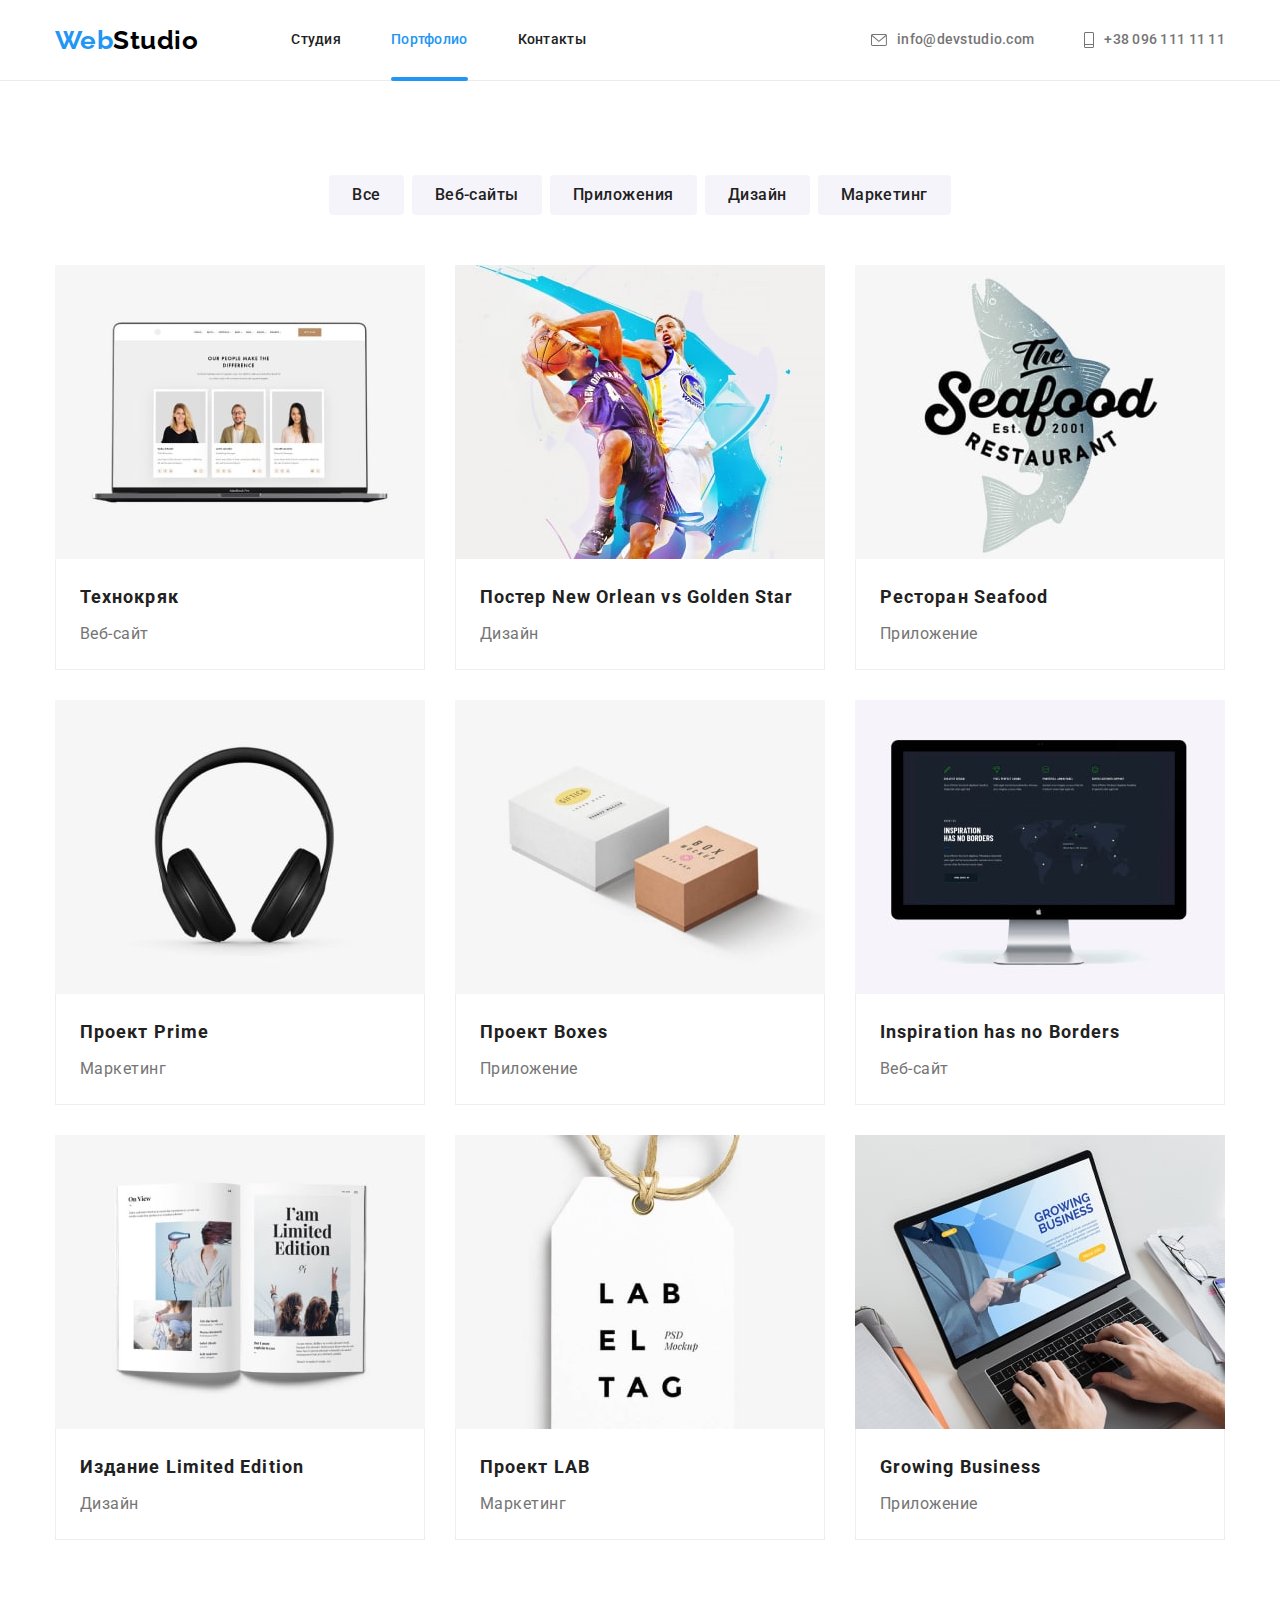
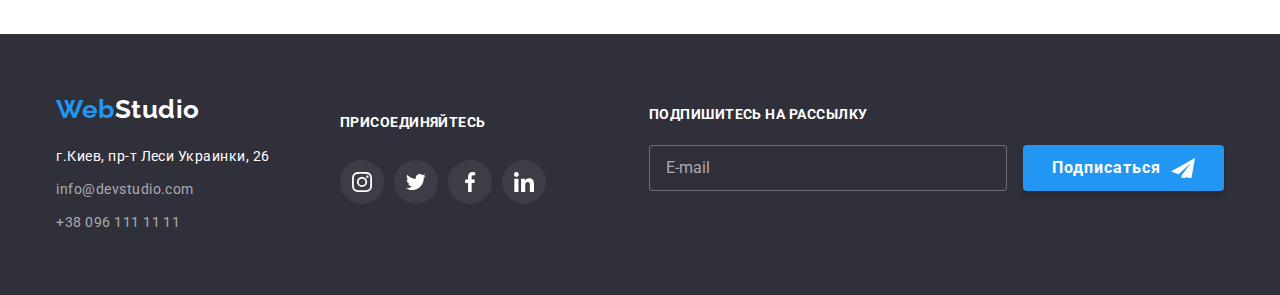
<file: portfolio.html>
<!DOCTYPE html>
<html lang="ru">

<head>
    <meta charset="UTF-8" />
    <meta http-equiv="X-UA-Compatible" content="IE=edge" />
    <meta name="viewport" content="width=device-width, initial-scale=1.0" />
    <title>Портфолио</title>
    <link rel="preconnect" href="https://fonts.googleapis.com" />
    <link rel="preconnect" href="https://fonts.gstatic.com" crossorigin />
    <link
        href="https://fonts.googleapis.com/css2?family=Raleway:wght@700&family=Roboto:wght@400;500;700;900&display=swap"
        rel="stylesheet" />
    <link rel="stylesheet"
        href="https://cdnjs.cloudflare.com/ajax/libs/modern-normalize/1.1.0/modern-normalize.min.css">
    <link rel="stylesheet" href="./css/main.min.css">
</head>

<body>
    <!-- Шапка -->
    <header class="header">
        <div class="container header__section">
            <nav class="header__nav">
                <a class="header__logo logo link" href="./index.html">Web<span
                        class="header__logo--black">Studio</span></a>
                <ul class="nav list">
                    <li class="nav__item">
                        <a class="nav__link link" href="./index.html">Студия</a>
                    </li>
                    <li class="nav__item">
                        <a class="nav__link link nav__link--current" href="./portfolio.html">Портфолио</a>
                    </li>
                    <li class="nav__item">
                        <a class="nav__link link" href="">Контакты</a>
                    </li>
                </ul>
            </nav>
            <ul class="header-contact header-contack__list list">
                <li class="header-contact__item">
                    <a class="header-contact__link link" href="mailto:info@devstudio.com"><svg
                            class="header-contact__icon" width="16" height="12">
                            <use href="./images/icons.svg#icon-envelope"></use>
                        </svg>
                        info@devstudio.com</a>
                </li>
                <li class="header-contact__item">
                    <a class="header-contact__link link" href="tel:+380961111111"><svg class="header-contact__icon"
                            width="10" height="16">
                            <use href="./images/icons.svg#icon-mobile"></use>
                        </svg>
                        +38 096 111 11 11</a>
                </li>
            </ul>
            <button class="menu-open" data-menu-open>
                <svg class="menu-burger" width="24" height="16">
                    <use href="./images/icons.svg#icon-burger"></use>
                </svg>
            </button>
        </div>
        <div class="mob-menu flex is-hidden" data-menu>
            <div>
                <button class="menu-close" data-menu-close>
                    <svg class="menu-close" width="40" height="40">
                        <use href="./images/icons.svg#icon-close"></use>
                    </svg>
                </button>
                <ul class="mob-menu-list list">
                    <li class="mob-menu-list__item">
                        <a class="mob-menu-list__link link " href="./index.html">Студия</a>
                    </li>
                    <li class="mob-menu-list__item">
                        <a class="mob-menu-list__link link mob-menu-list__link--current"
                            href="./portfolio.html">Портфолио</a>
                    </li>
                    <li class="mob-menu-list__item">
                        <a class="mob-menu-list__link link" href="">Контакты</a>
                    </li>
                </ul>
            </div>
            <div class="mob-menu-list__down">
                <a class="mob-menu-list__tell link" href="tel:+380961111111">
                    +38 096 111 11 11</a>
                <a class="mob-menu-list__mail link" href="mailto:info@devstudio.com">info@devstudio.com</a>
                <ul class="mob-menu-list__social list">
                    <li class="mob-menu-list__social-item">Instagram</li>
                    <li class="mob-menu-list__social-item">Twitter</li>
                    <li class="mob-menu-list__social-item">Facebook</li>
                    <li class="mob-menu-list__social-item">LinkedIn</li>
                </ul>
            </div>
        </div>
    </header>
    <!-- Основной контент -->
    <main>
        <section class="portfolio-section">
            <div class="container">
                <h1 hidden>Примеры работ</h1>
                <ul class="portfolio-btn-list list">
                    <li class="portfolio-btn-item">
                        <button class="portfolio-btn" type="button">Все</button>
                    </li>
                    <li class="portfolio-btn-item">
                        <button class="portfolio-btn" type="button">Веб-сайты</button>
                    </li>
                    <li class="portfolio-btn-item">
                        <button class="portfolio-btn" type="button">Приложения</button>
                    </li>
                    <li class="portfolio-btn-item">
                        <button class="portfolio-btn" type="button">Дизайн</button>
                    </li>
                    <li class="portfolio-btn-item">
                        <button class="portfolio-btn" type="button">Маркетинг</button>
                    </li>
                </ul>
            </div>
            <div class="container">
                <ul class="portfolio-list list">
                    <li class="portfolio-item">
                        <div class="portfolio-description">
                            <picture>
                                    <source srcset="
                                                        ./images/portfolio/mobile/macbook.jpg    1x,
                                                        ./images/portfolio/mobile/macbook@2x.jpg 2x
                                                      " media="(max-width: 767px)" />
                                
                                    <source srcset="
                                                        ./images/portfolio/tablet/macbook.jpg    1x,
                                                        ./images/portfolio/tablet/macbook@2x.jpg 2x
                                                      " media="(min-width: 768px) and (max-width: 1199px)" />
                                
                                    <source srcset="
                                                        ./images/portfolio/desktop/macbook.jpg    1x,
                                                        ./images/portfolio/desktop/macbook@2x.jpg 2x
                                                      " media="(min-width: 1200px)" />
                            <img src="./images/our-people.jpg" alt="фото сотрудников" width="450" />
                  
                </picture>




                            <div class="portfolio-overlay">
                                <p class="portfolio-description-text">Ресурс предлагает комплексные предложения с разным уровнем
                                функционала и сервисов. Все это позволит посетителю получить
                                исчерпывающие сведения о компании или частном лице.</p>
                            </div>
                        </div>
                        <div class="portfolio-border">
                            <h2 class="portfolio-list-title">Технокряк</h2>
                            <p class="portfolio-list-text">Веб-сайт</p>
                        </div>
                    </li>
                    <li class="portfolio-item">
                        <div class="portfolio-description">
                            <picture>
                                <source srcset="
                                                        ./images/portfolio/mobile/poster.jpg    1x,
                                                        ./images/portfolio/mobile/poster@2x.jpg 2x
                                                      " media="(max-width: 767px)" />
                                
                                <source srcset="
                                                        ./images/portfolio/tablet/poster.jpg    1x,
                                                        ./images/portfolio/tablet/poster@2x.jpg 2x
                                                      " media="(min-width: 768px) and (max-width: 1199px)" />
                                
                                <source srcset="
                                                        ./images/portfolio/desktop/poster.jpg    1x,
                                                        ./images/portfolio/desktop/poster@2x.jpg 2x
                                                      " media="(min-width: 1200px)" />

                            <img src="./images/ball.jpg" alt="парни играют в баскетбол" width="450" />
                </picture>
                            <div class="portfolio-overlay">
                                <p class="portfolio-description-text">Ресурс предлагает комплексные предложения с разным уровнем
                                функционала и сервисов. Все это позволит посетителю получить
                                исчерпывающие сведения о компании или частном лице.</p>
                            </div>
                        </div>
                        <div class="portfolio-border">
                            <h2 class="portfolio-list-title">
                                Постер <span lang="en">New Orlean vs Golden Star</span>
                            </h2>
                            <p class="portfolio-list-text">Дизайн</p>
                        </div>
                    </li>

                    <li class="portfolio-item">
                        <div class="portfolio-description">
                            <picture>
                                <source srcset="
                                                        ./images/portfolio/mobile/seafood.jpg    1x,
                                                        ./images/portfolio/mobile/seafood@2x.jpg 2x
                                                      " media="(max-width: 767px)" />
                                
                                <source srcset="
                                                        ./images/portfolio/tablet/seafood.jpg    1x,
                                                        ./images/portfolio/tablet/seafood@2x.jpg 2x
                                                      " media="(min-width: 768px) and (max-width: 1199px)" />
                                
                                <source srcset="
                                                        ./images/portfolio/desktop/seafood.jpg    1x,
                                                        ./images/portfolio/desktop/seafood@2x.jpg 2x
                                                      " media="(min-width: 1200px)" />
                                <img src="./images/seafood.jpg" alt="ресторан морепродуктов" width="450" />
                </picture>
                            <div class="portfolio-overlay">

                                <p class="portfolio-description-text">Ресурс предлагает комплексные предложения с разным уровнем
                                функционала и сервисов. Все это позволит посетителю получить
                                исчерпывающие сведения о компании или частном лице.</p>
                            </div>
                        </div>
                        <div class="portfolio-border">
                            <h2 class="portfolio-list-title">Ресторан <span lang="en">Seafood</span></h2>
                            <p class="portfolio-list-text">Приложение</p>
                        </div>
                    </li>

                    <li class="portfolio-item">
                        <div class="portfolio-description">
                            <picture>
                                <source srcset="
                                                        ./images/portfolio/mobile/headphones.jpg    1x,
                                                        ./images/portfolio/mobile/headphones@2x.jpg 2x
                                                      " media="(max-width: 767px)" />
                                
                                <source srcset="
                                                        ./images/portfolio/tablet/headphones.jpg    1x,
                                                        ./images/portfolio/tablet/headphones@2x.jpg 2x
                                                      " media="(min-width: 768px) and (max-width: 1199px)" />
                                
                                <source srcset="
                                                        ./images/portfolio/desktop/headphones.jpg    1x,
                                                        ./images/portfolio/desktop/headphones@2x.jpg 2x
                                                      " media="(min-width: 1200px)" />
                                <img src="./images/headphone.jpg" alt="наушники" width="450" />
                </picture>
                            <div class="portfolio-overlay">
                                <p class="portfolio-description-text">Ресурс предлагает комплексные предложения с разным уровнем
                                функционала и сервисов. Все это позволит посетителю получить
                                исчерпывающие сведения о компании или частном лице.</p>
                            </div>
                        </div>
                        <div class="portfolio-border">
                            <h2 class="portfolio-list-title">Проект <span lang="en">Prime</span></h2>
                            <p class="portfolio-list-text">Маркетинг</p>
                        </div>
                    </li>

                    <li class="portfolio-item">
                        <div class="portfolio-description">
                            <picture>
                                <source srcset="
                                                        ./images/portfolio/mobile/boxes.jpg    1x,
                                                        ./images/portfolio/mobile/boxes@2x.jpg 2x
                                                      " media="(max-width: 767px)" />
                                
                                <source srcset="
                                                        ./images/portfolio/tablet/boxes.jpg    1x,
                                                        ./images/portfolio/tablet/boxes@2x.jpg 2x
                                                      " media="(min-width: 768px) and (max-width: 1199px)" />
                                
                                <source srcset="
                                                        ./images/portfolio/desktop/boxes.jpg    1x,
                                                        ./images/portfolio/desktop/boxes@2x.jpg 2x
                                                      " media="(min-width: 1200px)" />
                                <img src="./images/2-box.jpg" alt="две коробки" width="450" />
                </picture>
                            <div class="portfolio-overlay">
                                <p class="portfolio-description-text">Ресурс предлагает комплексные предложения с разным уровнем
                                функционала и сервисов. Все это позволит посетителю получить
                                исчерпывающие сведения о компании или частном лице.</p>
                            </div>
                        </div>
                        <div class="portfolio-border">
                            <h2 class="portfolio-list-title">Проект <span lang="en">Boxes</span></h2>
                            <p class="portfolio-list-text">Приложение</p>
                        </div>
                    </li>

                    <li class="portfolio-item">
                        <div class="portfolio-description">
                            <picture>
                                <source srcset="
                                                        ./images/portfolio/mobile/mac.jpg    1x,
                                                        ./images/portfolio/mobile/mac@2x.jpg 2x
                                                      " media="(max-width: 767px)" />
                                
                                <source srcset="
                                                        ./images/portfolio/tablet/mac.jpg    1x,
                                                        ./images/portfolio/tablet/mac@2x.jpg 2x
                                                      " media="(min-width: 768px) and (max-width: 1199px)" />
                                
                                <source srcset="
                                                        ./images/portfolio/desktop/mac.jpg    1x,
                                                        ./images/portfolio/desktop/mac@2x.jpg 2x
                                                      " media="(min-width: 1200px)" />
                                <img src="./images/screen.jpg" alt="экран" width="450" />
                </picture>
                            <div class="portfolio-overlay">
                                <p class="portfolio-description-text">Ресурс предлагает комплексные предложения с разным уровнем
                                функционала и сервисов. Все это позволит посетителю получить
                                исчерпывающие сведения о компании или частном лице.</p>
                            </div>
                        </div>
                        <div class="portfolio-border">
                            <h2 class="portfolio-list-title"><span lang="en">Inspiration has no Borders</span></h2>
                                    <p class="portfolio-list-text">Веб-сайт</p>
                        </div>
                    </li>

                    <li class="portfolio-item">
                        <div class="portfolio-description">
                            <picture>
                                <source srcset="
                                                        ./images/portfolio/mobile/book.jpg    1x,
                                                        ./images/portfolio/mobile/book@2x.jpg 2x
                                                      " media="(max-width: 767px)" />
                                
                                <source srcset="
                                                        ./images/portfolio/tablet/book.jpg    1x,
                                                        ./images/portfolio/tablet/book@2x.jpg 2x
                                                      " media="(min-width: 768px) and (max-width: 1199px)" />
                                
                                <source srcset="
                                                        ./images/portfolio/desktop/book.jpg    1x,
                                                        ./images/portfolio/desktop/book@2x.jpg 2x
                                                      " media="(min-width: 1200px)" />
                                <img src="./images/book.jpg" alt="книга" width="450" />
                </picture>
                            <div class="portfolio-overlay">
                                <p class="portfolio-description-text">Ресурс предлагает комплексные предложения с разным уровнем
                                функционала и сервисов. Все это позволит посетителю получить
                                исчерпывающие сведения о компании или частном лице.</p>
                            </div>
                        </div>
                        <div class="portfolio-border">
                            <h2 class="portfolio-list-title">Издание <span lang="en">Limited Edition</span></h2>
                            <p class="portfolio-list-text">Дизайн</p>
                        </div>
                    </li>

                    <li class="portfolio-item">
                        <div class="portfolio-description">
                            <picture>
                                <source srcset="
                                                        ./images/portfolio/mobile/label.jpg    1x,
                                                        ./images/portfolio/mobile/label@2x.jpg 2x
                                                      " media="(max-width: 767px)" />
                                
                                <source srcset="
                                                        ./images/portfolio/tablet/label.jpg    1x,
                                                        ./images/portfolio/tablet/label@2x.jpg 2x
                                                      " media="(min-width: 768px) and (max-width: 1199px)" />
                                
                                <source srcset="
                                                        ./images/portfolio/desktop/label.jpg    1x,
                                                        ./images/portfolio/desktop/label@2x.jpg 2x
                                                      " media="(min-width: 1200px)" />

                                <img src="./images/label.jpg" alt="бирка для чемодана" width="450" />
                </picture>
                            <div class="portfolio-overlay">
                                <p class="portfolio-description-text">Ресурс предлагает комплексные предложения с разным уровнем
                                функционала и сервисов. Все это позволит посетителю получить
                                исчерпывающие сведения о компании или частном лице.</p>
                            </div>
                        </div>
                        <div class="portfolio-border">
                            <h2 class="portfolio-list-title">Проект <span lang="en">LAB</span></h2>
                            <p class="portfolio-list-text">Маркетинг</p>
                        </div>
                    </li>

                    <li class="portfolio-item border">
                        <div class="portfolio-description">
                            <picture>
                                <source srcset="
                                                        ./images/portfolio/mobile/notebook.jpg    1x,
                                                        ./images/portfolio/mobile/notebook@2x.jpg 2x
                                                      " media="(max-width: 767px)" />
                                
                                <source srcset="
                                                        ./images/portfolio/tablet/notebook.jpg    1x,
                                                        ./images/portfolio/tablet/notebook@2x.jpg 2x
                                                      " media="(min-width: 768px) and (max-width: 1199px)" />
                                
                                <source srcset="
                                                        ./images/portfolio/desktop/notebook.jpg    1x,
                                                        ./images/portfolio/desktop/notebook@2x.jpg 2x
                                                      " media="(min-width: 1200px)" />

                                <img src="./images/leptop.jpg" alt="ноутбук" width="450" />
                            </picture>
                            <div class="portfolio-overlay">
                                <p class="portfolio-description-text">Ресурс предлагает комплексные предложения с разным уровнем
                                функционала и сервисов. Все это позволит посетителю получить
                                исчерпывающие сведения о компании или частном лице.</p>
                            </div>
                        </div>
                        <div class="portfolio-border">
                            <h2 class="portfolio-list-title"><span lang="en">Growing Business</span></h2>
                            <p class="portfolio-list-text">Приложение</p>
                        </div>
                    </li>
                </ul>
            </div>
        </section>
    </main>

    <footer class="footer">
        <div class="container">
            <div class="footer__flex">
                <div class="footer__contacts-flex">
                    <a class="footer__logo logo link" href="./index.html">Web<span
                            class="footer__logo--white">Studio</span>
                    </a>

                    <address class="footer-contact">
                        <ul class="footer-contact__list list">
                            <li class="footer-contact__item">
                                <a class="footer-contact__link footer-contact__address link"
                                    href="https://goo.gl/maps/CdvJLRiEL6Q8Smko8" target="_blank"
                                    rel="noreferrer noopener">г.Киев, пр-т Леси Украинки, 26</a>
                            </li>
                            <li class="footer-contact__item">
                                <a class="footer-contact__link link"
                                    href="mailto:info@devstudio.com">info@devstudio.com</a>
                            </li>
                            <li class="footer-contact__item">
                                <a class="footer-contact__link link" href="tel:+380961111111">+38 096 111 11 11</a>
                            </li>
                        </ul>
                    </address>
                </div>
                <div class="social-section">
                    <p class="social-section__text">Присоединяйтесь</p>
                    <ul class="footer-list list">
                        <li class="footer-list__item">
                            <a class="footer-list__link" href="">
                                <svg class="footer-list__icon" width="20" height="20">
                                    <use href="./images/icons.svg#icon-instagram"></use>
                                </svg>
                            </a>
                        </li>

                        <li class="footer-list__item">
                            <a class="footer-list__link" href="">
                                <svg class="footer-list__icon" width="20" height="20">
                                    <use href="./images/icons.svg#icon-twitter"></use>
                                </svg>
                            </a>
                        </li>

                        <li class="footer-list__item">
                            <a class="footer-list__link" href="">
                                <svg class="footer-list__icon" width="20" height="20">
                                    <use href="./images/icons.svg#icon-facebook"></use>
                                </svg>
                            </a>
                        </li>

                        <li class="footer-list__item">
                            <a class="footer-list__link" href="">
                                <svg class="footer-list__icon" width="20" height="20">
                                    <use href="./images/icons.svg#icon-linkedin"></use>
                                </svg>
                            </a>
                        </li>
                    </ul>
                </div>
                <div class="footer-submit">
                    <p class="footer-submit__text">Подпишитесь на рассылку</p>
                    <div class="footer-submit__form">
                        <label class="footer-submit__label" for="submit-mail"></label>
                        <input class="footer-submit__input" type="email" name="submit-mail" id="submit-mail"
                            placeholder="E-mail">
                        <button class="footer-submit__btn" type="submit">Подписаться</button>
                    </div>
                </div>
            </div>
        </div>
    </footer>
    <script src="./js/menu.js"></script>
</body>

</html>
</file>
<file: css/main.min.css>
:root{--primary-text-color: #212121;--secondary-text-color: #757575;--white-text-color: #ffffff;--accent-color: #2196f3;--black-logo-color: #000000;--footer-text-color: rgba(255, 255, 255, 0.6);--white-background-color: #ffffff;--hero-background-color: #2f303a;--team-background-color: #f5f4fa}body{font-family:"Roboto";letter-spacing:.03em;background-color:var(--white-background-color);color:var(--primary-text-color)}.list{list-style:none}.link{text-decoration:none}h1,h2,h3,h4,h5,h6,p,ul{margin:0;padding:0}img{display:block;width:100%;height:auto}.container{width:100%;margin-left:auto;margin-right:auto;padding-left:15px;padding-right:15px}@media screen and (min-width: 480px){.container{padding-left:15px;padding-right:15px;width:480px}}@media screen and (min-width: 768px){.container{width:768px}}@media screen and (min-width: 1200px){.container{width:1200px}}.section-title{font-weight:700;font-size:36px;line-height:1.17;text-align:center;color:var(--primary-text-color)}.logo{font-family:"Raleway";font-weight:700;font-size:26px;line-height:1.19;align-items:center;text-align:center;color:var(--accent-color)}.visually-hidden{position:absolute;width:1px;height:1px;margin:-1px;padding:0;overflow:hidden;border:0;clip:rect(0 0 0 0)}.header{border-bottom:1px solid #ececec}@media screen and (max-width: 767px){.header{padding-top:16px;padding-bottom:16px}}.header__section{display:flex;align-items:center;justify-content:space-between;padding-left:15px;padding-right:15px}@media screen and (max-width: 767px){.header__section{max-width:767px}}.header__nav{display:flex;align-items:center}.header__logo{margin-right:93px}.header__logo--black{color:var(--black-logo-color)}.nav{display:flex}@media screen and (max-width: 767px){.nav{display:none}}.nav__item:not(:last-child){margin-right:50px}.nav__link{display:block;padding-top:32px;padding-bottom:32px;font-weight:500;font-size:14px;line-height:1.14;letter-spacing:.02em;color:var(--primary-text-color);position:relative;transition:color 250ms cubic-bezier(0.4, 0, 0.2, 1)}.nav__link:focus,.nav__link:hover{color:var(--accent-color)}.nav__link--current{color:var(--accent-color)}.nav__link--current::after{position:absolute;display:block;content:"";width:100%;height:4px;border-radius:2px;bottom:-1px;background-color:var(--accent-color)}.header-contact{display:flex}@media screen and (max-width: 767px){.header-contact{display:none}}@media screen and (min-width: 768px)and (max-width: 1199px){.header-contact{flex-direction:column;align-content:center}}.header-contack__list{margin-left:auto}.header-contact__item+.header-contact__item{margin-left:50px}@media screen and (min-width: 768px)and (max-width: 1199px){.header-contact__item+.header-contact__item{margin-left:0px}}@media screen and (min-width: 768px)and (max-width: 1199px){.header-contact__item{margin-left:0px}}.header-contact__link{display:inline-flex;padding:32px 0px 32px;align-items:center;font-weight:500;font-size:14px;line-height:1.14;letter-spacing:.02em;color:var(--secondary-text-color);transition:color 250ms cubic-bezier(0.4, 0, 0.2, 1)}.header-contact__link:hover,.header-contact__link:focus{color:var(--accent-color)}@media screen and (min-width: 768px)and (max-width: 1199px){.header-contact__link{padding:0}}@media screen and (min-width: 768px)and (max-width: 1199px){.header-contact__item:not(:last-child){margin-bottom:10px}}.header-contact__icon{margin-right:10px;fill:currentColor}.mob-menu{width:100vw;height:100vh;position:fixed;background-color:#fff;top:0;right:0;padding:15px 10px 48px 40px;z-index:999}.flex{display:flex;flex-direction:column;justify-content:space-between}.menu-open{display:flex;align-items:center;justify-content:center;width:40px;height:40px;background-color:rgba(0,0,0,0);color:#212121;border:none;margin-left:auto;cursor:pointer}.menu-open:hover,.menu-open:focus{fill:var(--accent-color)}@media screen and (min-width: 768px){.menu-open{display:none}}.menu-close{display:flex;align-items:center;justify-content:center;background-color:rgba(0,0,0,0);color:#212121;border:none;margin-left:auto;cursor:pointer}.menu-close:hover,.menu-close:focus{fill:var(--accent-color)}.mob-menu-list__item:not(:last-child){margin-bottom:32px}.mob-menu-list__link{font-family:Roboto;font-weight:500;font-size:40px;line-height:1.18;letter-spacing:.02em;color:#212121}.mob-menu-list__link:focus,.mob-menu-list__link:hover{color:var(--accent-color)}.mob-menu-list__link--current{color:var(--accent-color)}.mob-menu-list__tell{display:block;margin-bottom:32px;font-family:Roboto;font-style:normal;font-weight:500;font-size:34px;line-height:1.18;letter-spacing:.02em;color:#2196f3}.mob-menu-list__mail{display:block;font-family:Roboto;font-style:normal;font-weight:500;font-size:24px;line-height:1.17;letter-spacing:.02em;color:#757575;margin-bottom:64px}.mob-menu-list__social{display:flex;flex-direction:row;column-gap:20px}.mob-menu-list__social-item{position:relative;font-weight:500;font-size:18px;line-height:1.22;letter-spacing:.02em;color:#2196f3}.mob-menu-list__social-item:not(:first-child)::before{content:"";display:block;position:absolute;top:0;left:-10px;width:1px;height:22px;background-color:rgba(33,33,33,.2)}.mob-menu.is-hidden{opacity:0;visibility:hidden;pointer-events:none}.hero{text-align:center;margin-left:auto;margin-right:auto;background-color:var(--hero-background-color);background-image:linear-gradient(to right, rgba(47, 48, 58, 0.4), rgba(47, 48, 58, 0.4)),url("../img/hero-mobile.jpg");background-repeat:no-repeat;background-size:cover;background-position:center;height:400px;padding-top:118px;padding-bottom:0px}@media screen and (min-device-pixel-ratio: 2),screen and (min-resolution: 192dpi),screen and (min-resolution: 2dppx){.hero{background-image:linear-gradient(to right, rgba(47, 48, 58, 0.4), rgba(47, 48, 58, 0.4)),url(../images/hero-mobile2x.jpg)}}@media screen and (min-width: 768px){.hero{background-image:linear-gradient(to right, rgba(47, 48, 58, 0.4), rgba(47, 48, 58, 0.4)),url("../images/hero-tablet.jpg")}}@media screen and (min-width: 768px)and (min-device-pixel-ratio: 2),screen and (min-width: 768px)and (min-resolution: 192dpi),screen and (min-width: 768px)and (min-resolution: 2dppx){.hero{background-image:linear-gradient(to right, rgba(47, 48, 58, 0.4), rgba(47, 48, 58, 0.4)),url("../images/hero-tablet2x.jpg")}}@media screen and (min-width: 1200px){.hero{background-image:linear-gradient(to right, rgba(47, 48, 58, 0.4), rgba(47, 48, 58, 0.4)),url("../images/hero-desctop.jpg")}}@media screen and (min-width: 1200px)and (min-device-pixel-ratio: 2),screen and (min-width: 1200px)and (min-resolution: 192dpi),screen and (min-width: 1200px)and (min-resolution: 2dppx){.hero{background-image:linear-gradient(to right, rgba(47, 48, 58, 0.4), rgba(47, 48, 58, 0.4)),url("../images/hero-desctop2x.jpg")}}@media screen and (min-width: 1200px){.hero{max-width:1600px;height:600px;padding-top:200px}}.hero__title{padding:0;margin-bottom:30px;margin-left:auto;margin-right:auto;max-width:250px;font-weight:900;font-size:18px;line-height:1.62;letter-spacing:.06em;text-transform:uppercase;color:var(--white-text-color)}@media screen and (min-width: 480px){.hero__title{font-size:26px;max-width:360px}}@media screen and (min-width: 1200px){.hero__title{font-size:44px;max-width:360px;line-height:1.36;max-width:696px;margin-left:auto;margin-right:auto}}.hero__btn{display:inline-block;min-width:140px;border-radius:4px;border:1px solid rgba(0,0,0,0);padding:7px;background-color:var(--accent-color);color:var(--white-text-color);font-family:"Roboto";font-weight:700;font-size:12px;line-height:1.87;align-items:center;text-align:center;letter-spacing:.06em;cursor:pointer;transition:background-color 250ms cubic-bezier(0.4, 0, 0.2, 1),color 250ms cubic-bezier(0.4, 0, 0.2, 1)}.hero__btn:hover,.hero__btn:focus{background-color:#188ce8;color:var(--white-text-color)}@media screen and (min-width: 480px){.hero__btn{padding:10px 32px;font-size:16px;min-width:200px}}.features{padding-top:60px;padding-bottom:60px}@media screen and (min-width: 1200px){.features{padding-top:94px;padding-bottom:94px}}@media screen and (max-width: 479px){.features{padding-left:15px;padding-right:15px}}.features-flex{display:flex;flex-wrap:wrap}.features-list{justify-content:center;grid-gap:30px}@media screen and (min-width: 480px){.features-list__item{width:450px}}@media screen and (min-width: 768px){.features-list__item{width:354px}}@media screen and (min-width: 1200px){.features-list__item{width:270px}}.features-list__icon-fon{display:flex;height:120px;align-items:center;justify-content:center;flex-direction:column;margin-bottom:30px;background-color:var(--team-background-color)}@media screen and (min-width: 480px){.features-list__icon-fon{width:450px}}@media screen and (min-width: 768px){.features-list__icon-fon{width:354px}}@media screen and (min-width: 1200px){.features-list__icon-fon{width:270px}}.features-list__icon{align-items:center}.features-list__title{margin-bottom:10px;font-weight:700;font-size:14px;line-height:1.14;text-transform:uppercase;text-align:center}@media screen and (min-width: 768px){.features-list__title{text-align:left}}.features-list__text{font-size:14px;line-height:1.71;color:var(--secondary-text-color)}.work{padding-bottom:94px;display:none}@media screen and (min-width: 1200px){.work{display:block}}.work__title{margin-bottom:50px}.work-list{display:flex;justify-content:center;align-items:center;grid-gap:30px}.work-list__item{position:relative}.work-list__text{width:100%;position:absolute;bottom:0;left:0;padding:27px 0px;font-weight:bold;font-size:14px;line-height:1.14;text-align:center;text-transform:uppercase;color:var(--white-text-color);background-color:rgba(47,48,58,.8)}.team{padding-top:60px;padding-bottom:60px;background-color:var(--team-background-color)}@media screen and (min-width: 1200px){.team{padding-top:94px;padding-bottom:94px}}.team__title{margin-bottom:30px;font-weight:700;font-size:28px;line-height:1.17;text-align:center}@media screen and (min-width: 1200px){.team__title{margin-bottom:50px;font-size:36px}}.team-list{display:flex;flex-wrap:wrap;justify-content:center;align-items:center;grid-gap:30px}.team-list__item{box-shadow:0px 1px 3px rgba(0,0,0,.12),0px 1px 1px rgba(0,0,0,.14),0px 2px 1px rgba(0,0,0,.2);background-color:var(--white-background-color)}@media screen and (max-width: 479px){.team-list__item{width:270px}}@media screen and (min-width: 480px){.team-list__item{width:450px}}@media screen and (min-width: 768px){.team-list__item{width:354px}}@media screen and (min-width: 1200px){.team-list__item{width:270px}}.team-list__workers{padding:30px 0px}.team-list__worker{font-weight:500;font-size:16px;line-height:1.19;text-align:center}.team-list__profession{margin-top:10px;font-size:16px;line-height:1.19;text-align:center;color:var(--secondary-text-color)}.team-list__social-list{display:flex;justify-content:center;align-items:center;padding:0px 32px;margin-top:16px;list-style:none;gap:10px}.team-list__social-item{width:44px;height:44px}.team-list__social-link{display:block;width:44px;height:44px;border-radius:50%;color:#afb1b8;background-color:#fff;transition:background-color 250ms cubic-bezier(0.4, 0, 0.2, 1),color 250ms cubic-bezier(0.4, 0, 0.2, 1)}.team-list__social-link:hover,.team-list__social-link:focus{color:#fff;background-color:var(--accent-color)}.team-list__social-icon{margin:12px 0px 0px 12px;fill:currentColor}.client{padding-top:60px;padding-bottom:60px}@media screen and (min-width: 1200px){.client{padding-top:94px;padding-bottom:94px}}.client__title{margin-bottom:30px;font-weight:700;font-size:28px;line-height:1.17;text-align:center}@media screen and (min-width: 1200px){.client__title{margin-bottom:50px;font-size:36px}}.client__list{justify-content:center;align-items:center;grid-gap:30px}.customers{display:flex;flex-wrap:wrap}@media screen and (min-width: 1200px){.customers{flex-wrap:nowrap}}.customers__item{height:90px;transition:border-color 250ms cubic-bezier(0.4, 0, 0.2, 1),color 250ms cubic-bezier(0.4, 0, 0.2, 1)}.customers__item:focus,.customers__item:hover{color:var(--accent-color);border-color:var(--accent-color)}@media screen and (max-width: 767px){.customers__item{width:210px}}@media screen and (min-width: 768px){.customers__item{width:226px}}@media screen and (min-width: 1200px){.customers__item{width:170px}}.customers__link{display:flex;justify-content:center;align-items:center;border:1px solid #afb1b8;color:#afb1b8;background-color:#fff;padding:16px 32px;transition:border-color 250ms cubic-bezier(0.4, 0, 0.2, 1),color 250ms cubic-bezier(0.4, 0, 0.2, 1)}.customers__link:focus,.customers__link:hover{color:var(--accent-color);border-color:var(--accent-color)}@media screen and (min-width: 1200px){.customers__link{width:170px}}.customers__icon{fill:currentColor}.footer{text-align:center;padding:60px 0px;background-color:var(--hero-background-color)}.footer__flex{display:block;margin:0;padding:0px;list-style:none}@media(min-width: 768px){.footer__flex{display:flex;justify-content:center;flex-wrap:wrap;gap:30px 165px}}@media(min-width: 1200px){.footer__flex{display:flex;justify-content:center;text-align:left;gap:70px}}.footer__logo--white{color:var(--white-text-color)}.footer-contact__link.footer-contact__address.link{color:var(--white-text-color)}.footer-contact__link.footer-contact__address.link:hover,.footer-contact__link.footer-contact__address.link:focus{color:var(--accent-color)}.footer-contact{margin-top:20px}.footer-contact__item{margin-top:9px}.footer-contact__link{font-style:normal;font-size:14px;line-height:1.71;color:var(--footer-text-color);transition:color 250ms cubic-bezier(0.4, 0, 0.2, 1)}.footer-contact__link:hover,.footer-contact__link:focus{color:var(--accent-color)}.social-section{display:block;margin-top:60px;text-align:center}@media(min-width: 768px){.social-section{margin-top:0px}}.social-section__text{padding:20px 0px 10px 0px;margin-bottom:20px;font-weight:700;font-size:14px;line-height:1.142;text-transform:uppercase;color:var(--white-text-color)}@media(min-width: 768px){.social-section__text{padding-bottom:10px}}@media(min-width: 1200px){.social-section__text{text-align:left}}.footer-list{display:flex;justify-content:space-between;justify-content:center;padding:0;margin-top:0;list-style:none}.footer-list__item{width:44px;height:44px;margin-right:10px}.footer-list__link{display:flex;width:44px;height:44px;border-radius:50%;color:#fff;background-color:rgba(255,255,255,.062745098);transition:background-color 250ms cubic-bezier(0.4, 0, 0.2, 1),color 250ms cubic-bezier(0.4, 0, 0.2, 1)}.footer-list__link:hover,.footer-list__link:focus{color:#fff;background-color:var(--accent-color)}.footer-list__icon{margin:12px 0px 0px 12px;fill:currentColor}.footer-submit{margin-top:60px}@media(min-width: 768px){.footer-submit{margin-top:0px;padding:0}}@media(min-width: 1200px){.footer-submit{margin-left:23px}}.footer-submit__text{padding:20px 0px 10px 0px;margin-bottom:20px;font-weight:700;font-size:14px;line-height:1.14px;text-transform:uppercase;color:var(--white-text-color)}.footer-submit__input{margin-bottom:20px;width:100%;margin:0;padding:13px 16px;border-radius:4px;outline:none;border:1px solid rgba(255,255,255,.3);background-color:var(--hero-background-color);color:var(--white-text-color)}.footer-submit__input:focus,.footer-submit__input:hover{border-color:var(--accent-color)}.footer-submit__input::placeholder{font-size:16px;line-height:1.25;color:rgba(255,255,255,.6)}@media(min-width: 1200px){.footer-submit__input{width:358px;margin-right:12px}}.footer-submit__btn{display:inline-flex;align-items:center;justify-content:center;border:none;margin-top:20px;padding:8px 29px;border-radius:4px;background-color:var(--accent-color);box-shadow:0px 4px 4px rgba(0,0,0,.15);color:var(--white-text-color);font-family:"Roboto";font-style:normal;font-weight:700;font-size:16px;line-height:1.87;letter-spacing:.06em;cursor:pointer;min-height:43px}@media(min-width: 1200px){.footer-submit__btn{margin-top:0px}}.footer-submit__btn:hover,.footer-submit__btn:focus{background-color:#188ce8}.footer-submit__btn::after{content:"";display:inline-block;width:24px;height:20px;margin-left:10px;background-image:url(../images/send.svg)}.portfolio-section{padding-top:60px;padding-bottom:60px}@media screen and (min-width: 1200px){.portfolio-section{padding-top:94px;padding-bottom:94px}}@media screen and (max-width: 479px){.portfolio-section{padding-left:15px;padding-right:15px}}.portfolio-btn-list{display:flex;flex-wrap:wrap;justify-content:flex-start;margin-bottom:40px;grid-gap:8px;grid-row-gap:15px}@media(min-width: 768px){.portfolio-btn-list{justify-content:center;margin-bottom:30px}}@media(min-width: 1200px){.portfolio-btn-list{margin-bottom:50px}}.portfolio-item:hover .portfolio-overlay{transform:translateY(0)}.portfolio-description{position:relative;overflow:hidden}.portfolio-overlay{position:absolute;display:inline-block;content:"";width:100%;height:100%;top:0;left:0;background-color:rgba(33,150,243,.9);transform:translateY(100%);transition:transform 250ms cubic-bezier(0.4, 0, 0.2, 1)}.portfolio-description-text{position:absolute;top:0;left:0;padding:63px 24px;font-size:18px;line-height:1.56;color:var(--white-text-color)}.portfolio-btn{display:inline-block;min-width:73px;border-radius:4px;border:1px solid rgba(0,0,0,0);padding:6px 22px;font-family:"Roboto";font-weight:500;font-size:16px;line-height:1.63;letter-spacing:.03em;text-align:center;background-color:var(--team-background-color);color:var(--primary-text-color);cursor:pointer;transition:background-color 250ms cubic-bezier(0.4, 0, 0.2, 1),color 250ms cubic-bezier(0.4, 0, 0.2, 1),box-shadow 250ms cubic-bezier(0.4, 0, 0.2, 1)}.portfolio-btn:hover,.portfolio-btn:focus{background-color:var(--accent-color);color:var(--white-text-color);box-shadow:0px 3px 1px rgba(0,0,0,.1),0px 1px 2px rgba(0,0,0,.08),0px 2px 2px rgba(0,0,0,.12)}.portfolio-list{display:grid;grid-template-columns:auto;gap:30px 30px;align-items:stretch}@media screen and (min-width: 480px){.portfolio-list{grid-template-columns:auto}}@media screen and (min-width: 768px){.portfolio-list{grid-template-columns:auto auto}}@media screen and (min-width: 1200px){.portfolio-list{grid-template-columns:auto auto auto}}.portfolio-item{transition:box-shadow 250ms cubic-bezier(0.4, 0, 0.2, 1)}.portfolio-item:hover,.portfolio-item:focus{box-shadow:0px 3px 1px rgba(0,0,0,.1),0px 1px 2px rgba(0,0,0,.08),0px 2px 2px rgba(0,0,0,.12)}.portfolio-border{border:1px solid #eee;border-top:rgba(0,0,0,0);padding:20px 24px}.portfolio-list-title{font-weight:700;font-size:18px;line-height:2;letter-spacing:.06em}.portfolio-list-text{margin-top:4px;font-size:16px;line-height:1.87;color:var(--secondary-text-color)}.backdrop{position:fixed;display:flex;align-items:center;justify-content:center;width:100vw;height:100vh;background-color:rgba(0,0,0,.2);top:0;transition:opacity 250ms cubic-bezier(0.4, 0, 0.2, 1),visibility 250ms cubic-bezier(0.4, 0, 0.2, 1)}.backdrop.is-hidden{opacity:0;visibility:hidden;pointer-events:none}.backdrop.is-hidden .modal{transform:scale(2)}.modal{width:320px;min-height:581px;background-color:#fff;position:relative;transform:scale(1);transition:transform 250ms cubic-bezier(0.4, 0, 0.2, 1)}@media screen and (min-width: 480px){.modal{width:450px;min-height:609px}}@media screen and (min-width: 1200px){.modal{width:528px;min-height:581px}}.modal-icon{fill:var(--black-logo-color);transition:fill 250ms cubic-bezier(0.4, 0, 0.2, 1)}.close-btn{position:absolute;display:flex;align-items:center;justify-content:center;right:8px;top:8px;background-color:rgba(0,0,0,0);border-radius:50%;width:30px;height:30px;border:1px solid rgba(0,0,0,.1);cursor:pointer}.close-btn:hover .modal-icon{fill:var(--accent-color)}.form{margin-left:auto;margin-right:auto;padding:40px}@media screen and (min-width: 480px){.form{width:450px}}@media screen and (min-width: 1200px){.form{width:528px}}.form-title{display:block;font-weight:700;font-size:20px;line-height:1.15;text-align:center}.top-title{margin-top:12px}.form-field{position:relative;display:flex;flex-direction:column;margin-bottom:10px}.form-label,.comment-label{font-size:12px;line-height:1.16;letter-spacing:.01em;color:var(--secondary-text-color);margin-bottom:4px}.form-input{width:100%;margin:0;padding:11px 42px;border:1px solid rgba(33,33,33,.2);border-radius:4px;outline:none;transition:border-color 250ms cubic-bezier(0.4, 0, 0.2, 1)}.form-input:focus{border-color:var(--accent-color)}.form-input:focus~.input-icon{fill:var(--accent-color)}.input-icon{position:absolute;top:50%;left:15px;transform:translateY(25%);display:inline-block;width:12px;height:12px;transition:fill 250ms cubic-bezier(0.4, 0, 0.2, 1)}textarea{resize:none;border:1px solid rgba(33,33,33,.2);border-radius:4px;padding:12px 16px;font-size:12px;line-height:1.17;letter-spacing:.01em;height:120px;outline:none;transition:border-color 250ms cubic-bezier(0.4, 0, 0.2, 1)}textarea:focus{border-color:var(--accent-color)}.comment::placeholder{font-size:12px;line-height:1.17;letter-spacing:.01em;color:#757575}.form-field-chek{padding-left:0px;margin-top:25px;margin-bottom:30px}@media screen and (min-width: 1200px){.form-field-chek{padding-left:14px}}.icon-chek{display:inline-block;width:16px;height:15px;border:2px solid #212121;border-radius:2px;margin-right:7px}.form-checkbox{position:absolute;width:1px;height:1px;margin:-1px;padding:0;overflow:hidden;border:0;clip:rect(0 0 0 0)}.form-checkbox:checked+.icon-chek{background-image:url(../images/icon-check.svg);background-position:center;background-repeat:no-repeat;background-color:var(--accent-color);background-origin:border-box;border-color:var(--accent-color)}.policy-label{position:relative;display:flex;align-items:center;font-size:11px;line-height:1.14;color:var(--secondary-text-color)}@media screen and (max-width: 479px){.policy-label{font-size:10px;line-height:1.11}}@media screen and (min-width: 1200px){.policy-label{font-size:14px;line-height:1.71}}.policy-link{margin-left:3px;color:#2196f3}@media screen and (max-width: 479px){.policy-link{position:absolute;top:18px;left:21px}}.form-btn{display:flex;align-items:center;justify-content:center;margin:0 auto;padding:10px 56px;border:none;border-radius:4px;text-align:center;text-decoration:none;font-family:"Roboto";font-style:normal;font-weight:700;font-size:16px;line-height:1.87;letter-spacing:.06em;cursor:pointer;background-color:var(--accent-color);box-shadow:0px 4px 4px rgba(0,0,0,.15);color:var(--white-text-color);transition:background-color 250ms cubic-bezier(0.4, 0, 0.2, 1)}.form-btn:focus,.form-btn:hover{background-color:#188ce8}/*# sourceMappingURL=main.min.css.map */
</file>
